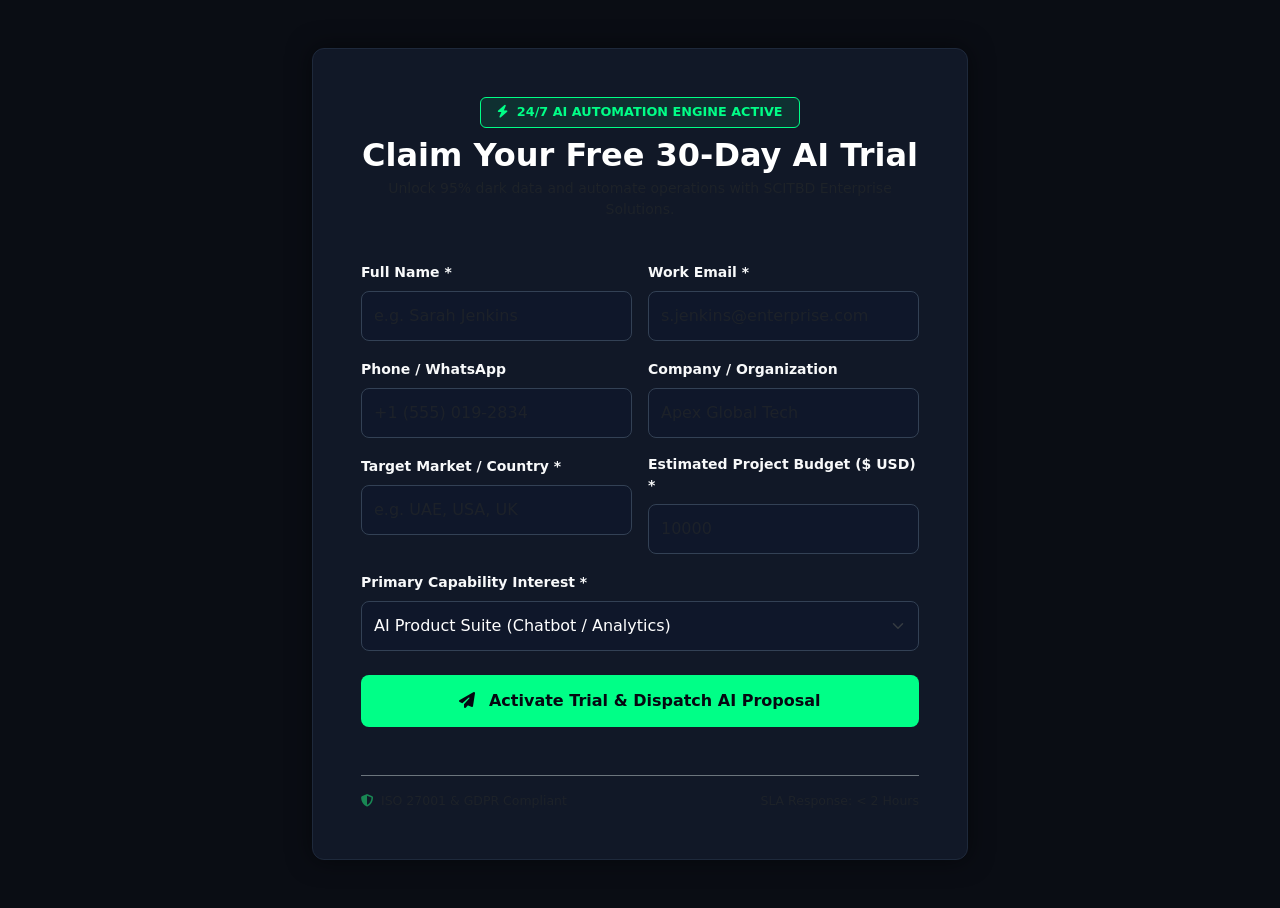
<file: lead_capture.html>
<!DOCTYPE html>
<html lang="en">
<head>
    <meta charset="UTF-8">
    <meta name="viewport" content="width=device-width, initial-scale=1.0">
    <title>SCITBD | Activate Your 30-Day AI Enterprise Trial</title>
    <!-- Bootstrap 5 CSS -->
    <link href="https://cdn.jsdelivr.net/npm/bootstrap@5.3.2/dist/css/bootstrap.min.css" rel="stylesheet">
    <!-- FontAwesome Icons -->
    <link href="https://cdnjs.cloudflare.com/ajax/libs/font-awesome/6.4.0/css/all.min.css" rel="stylesheet">
    <style>
        :root {
            --bg-obsidian: #0a0d14;
            --card-dark: #111827;
            --border-dark: #1e293b;
            --glow-green: #00ff87;
            --glow-shadow: rgba(0, 255, 135, 0.2);
            --text-light: #f1f5f9;
        }

        body {
            background-color: var(--bg-obsidian);
            color: var(--text-light);
            font-family: 'Segoe UI', system-ui, -apple-system, sans-serif;
        }

        .glow-text {
            color: var(--glow-green);
            text-shadow: 0 0 10px rgba(0, 255, 135, 0.4);
        }

        .card-nano {
            background-color: var(--card-dark);
            border: 1px solid var(--border-dark);
            border-radius: 12px;
            box-shadow: 0 0 25px rgba(0, 0, 0, 0.5);
        }

        .form-control-dark, .form-select-dark {
            background-color: #0f172a;
            border: 1px solid #334155;
            color: #ffffff;
            border-radius: 8px;
            padding: 12px;
        }

        .form-control-dark:focus, .form-select-dark:focus {
            background-color: #0f172a;
            color: #ffffff;
            border-color: var(--glow-green);
            box-shadow: 0 0 10px var(--glow-shadow);
        }

        .btn-nano {
            background-color: var(--glow-green);
            color: #050811;
            font-weight: 700;
            border: none;
            padding: 14px;
            border-radius: 8px;
            transition: all 0.2s ease-in-out;
        }

        .btn-nano:hover {
            background-color: #00cc6a;
            box-shadow: 0 0 18px rgba(0, 255, 135, 0.5);
        }

        .badge-nano {
            background-color: rgba(0, 255, 135, 0.1);
            color: var(--glow-green);
            border: 1px solid var(--glow-green);
            font-size: 0.8rem;
        }
    </style>
</head>
<body class="d-flex align-items-center justify-content-center min-vh-100 py-5">

<div class="container" style="max-width: 680px;">
    <div class="card card-nano p-4 p-md-5">
        
        <!-- Header -->
        <div class="text-center mb-4">
            <span class="badge badge-nano px-3 py-2 mb-2">
                <i class="fa-solid fa-bolt me-1"></i> 24/7 AI AUTOMATION ENGINE ACTIVE
            </span>
            <h2 class="fw-bold text-white mb-1">Claim Your Free 30-Day AI Trial</h2>
            <p class="text-muted small">Unlock 95% dark data and automate operations with SCITBD Enterprise Solutions.</p>
        </div>

        <!-- Form -->
        <form id="leadCaptureForm">
            <div class="row g-3">
                <div class="col-md-6">
                    <label class="form-label text-light small fw-bold">Full Name *</label>
                    <input type="text" id="client_name" class="form-control form-control-dark" placeholder="e.g. Sarah Jenkins" required>
                </div>
                <div class="col-md-6">
                    <label class="form-label text-light small fw-bold">Work Email *</label>
                    <input type="email" id="email" class="form-control form-control-dark" placeholder="s.jenkins@enterprise.com" required>
                </div>
                <div class="col-md-6">
                    <label class="form-label text-light small fw-bold">Phone / WhatsApp</label>
                    <input type="text" id="phone" class="form-control form-control-dark" placeholder="+1 (555) 019-2834">
                </div>
                <div class="col-md-6">
                    <label class="form-label text-light small fw-bold">Company / Organization</label>
                    <input type="text" id="company_name" class="form-control form-control-dark" placeholder="Apex Global Tech">
                </div>
                <div class="col-md-6">
                    <label class="form-label text-light small fw-bold">Target Market / Country *</label>
                    <input type="text" id="country" class="form-control form-control-dark" placeholder="e.g. UAE, USA, UK" required>
                </div>
                <div class="col-md-6">
                    <label class="form-label text-light small fw-bold">Estimated Project Budget ($ USD) *</label>
                    <input type="number" id="deal_value" class="form-control form-control-dark" placeholder="10000" required>
                </div>
                <div class="col-12">
                    <label class="form-label text-light small fw-bold">Primary Capability Interest *</label>
                    <select id="service_line" class="form-select form-select-dark" required>
                        <option value="AI Product Suite (Chatbot / Analytics)">AI Product Suite (Chatbot / Analytics)</option>
                        <option value="ICT Consultancy & Digital Transformation">ICT Consultancy & Digital Transformation</option>
                        <option value="Custom Enterprise Software (ERP/HRM)">Custom Enterprise Software (ERP/HRM)</option>
                        <option value="Humanitarian M&E Software System">Humanitarian M&E Software System</option>
                        <option value="Cybersecurity & Compliance (ISO/GDPR)">Cybersecurity & Compliance (ISO/GDPR)</option>
                    </select>
                </div>
            </div>

            <button type="submit" class="btn btn-nano w-100 mt-4">
                <i class="fa-solid fa-paper-plane me-2"></i> Activate Trial & Dispatch AI Proposal
            </button>
        </form>

        <!-- Response Alert Box -->
        <div id="responseAlert" class="mt-4"></div>

        <!-- Footer Footer Info -->
        <div class="d-flex justify-content-between align-items-center mt-4 pt-3 border-top border-secondary text-muted small" style="font-size: 0.78rem;">
            <span><i class="fa-solid fa-shield-halved text-success me-1"></i> ISO 27001 & GDPR Compliant</span>
            <span>SLA Response: &lt; 2 Hours</span>
        </div>
    </div>
</div>

<script>
document.getElementById('leadCaptureForm').addEventListener('submit', async (e) => {
    e.preventDefault();
    
    const alertBox = document.getElementById('responseAlert');
    alertBox.innerHTML = `<div class="alert alert-info bg-dark text-info border-info"><i class="fa-solid fa-spinner fa-spin me-2"></i> Processing request and triggering AI engines...</div>`;

    const payload = {
        client_name: document.getElementById('client_name').value,
        email: document.getElementById('email').value,
        phone: document.getElementById('phone').value,
        company_name: document.getElementById('company_name').value,
        country: document.getElementById('country').value,
        deal_value: parseFloat(document.getElementById('deal_value').value),
        service_line: document.getElementById('service_line').value,
        campaign_source: 'October SaaS Pilot Landing Page'
    };

    try {
        const response = await fetch('api_webhook.php?action=submit_lead', {
            method: 'POST',
            headers: { 'Content-Type': 'application/json' },
            body: JSON.stringify(payload)
        });

        const result = await response.json();

        if (result.status === 'success') {
            if (result.ceo_video_escalation) {
                alertBox.innerHTML = `
                    <div class="alert alert-warning bg-dark text-warning border-warning p-3">
                        🚨 <strong>HIGH VALUE ENTERPRISE DEAL DETECTED!</strong><br>
                        ${result.message}<br>
                        <small class="text-light">Priority Escalation: Founder Md Shoeb Lincoln has been notified to send a custom video response within 24 hours.</small>
                    </div>`;
            } else {
                alertBox.innerHTML = `
                    <div class="alert alert-success bg-dark text-success border-success p-3">
                        ✅ <strong>Request Processed Successfully!</strong><br>
                        ${result.message}
                    </div>`;
            }
            document.getElementById('leadCaptureForm').reset();
        } else {
            alertBox.innerHTML = `<div class="alert alert-danger bg-dark text-danger border-danger">❌ Error: ${result.message}</div>`;
        }
    } catch (err) {
        alertBox.innerHTML = `<div class="alert alert-danger bg-dark text-danger border-danger">❌ Server connection failed. Please try again.</div>`;
    }
});
</script>
</body>
</html>
</file>
